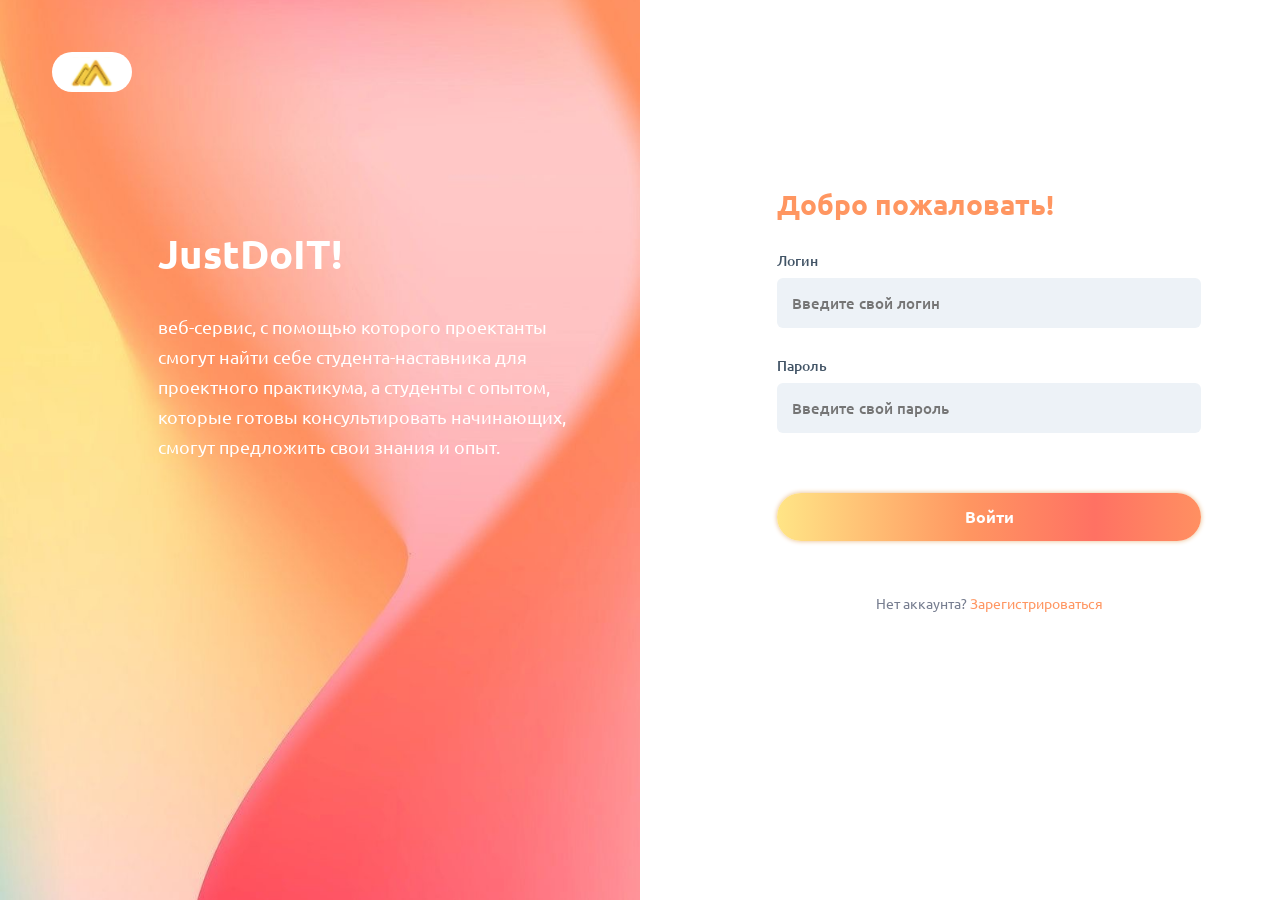
<file: templates/login.html>
<!DOCTYPE html>
<html lang="ru">
<head>
    <meta charset="UTF-8">
    <meta name="viewport" content="width=device-width, initial-scale=1.0">
    <title>JustDoIT</title>
    <link rel="stylesheet" href="/static/css/normalize.css">
    <link rel="stylesheet" href="/static/css/style.css">
    <link rel="stylesheet" href="/static/css/media.css">
    <link type="image/x-icon" href="/static/img/icon.ico?v=2" rel="icon">
    <link rel="preconnect" href="https://fonts.googleapis.com">
    <link rel="preconnect" href="https://fonts.gstatic.com" crossorigin>
    <link href="https://fonts.googleapis.com/css2?family=Ubuntu&display=swap" rel="stylesheet">
</head>
<body>
<main class="main">
    <section id="content" class="content flex">
        <div class="content__left list-reset">
            <img class="content__icon" src="/static/img/icon.svg" alt="Лого">
            <h1 class="content__left_title">JustDoIT!</h1>
            <p class="content__left_descr">
                веб-сервис, с помощью которого проектанты
                смогут найти себе студента-наставника для
                проектного практикума, а студенты с опытом,
                которые готовы консультировать начинающих,
                смогут предложить свои знания и опыт.
            </p>
        </div>

        <div class="content__right list-reset">
            <h2 class="content__right_title">Добро пожаловать!</h2>
            <div class="content__form">
                <form method="post" action="/login/">
                    <input type="hidden" name="csrfmiddlewaretoken" value="{{ csrf_token }}">
                    <div class="content__input">
                        <label class="content__form_title" for="username">Логин</label>
                        <input class="content__form_input" type="text" name="username" id="username"
                               placeholder="Введите свой логин" required>
                        <label class="content__form_title" for="password">Пароль</label>
                        <input class="content__form_input" type="password" name="password" id="password"
                               placeholder="Введите свой пароль" required>
                    </div>
                    <input class="btn btn-reset" type="submit" value="Войти">
                </form>
               
                <!-- <a href="#">
                    <svg class="google-icon" width="58" height="58" viewBox="0 0 58 58" fill="none" xmlns="http://www.w3.org/2000/svg">
                        <g filter="url(#filter0_dd_175_1893)">
                        <rect x="3" y="2" width="52" height="52" rx="26" fill="white"/>
                        </g>
                        <g clip-path="url(#clip0_175_1893)">
                        <path d="M22.1376 30.0091L21.3307 33.0215L18.3814 33.0839C17.4999 31.4491 17 29.5786 17 27.591C17 25.6689 17.4674 23.8564 18.296 22.2604H18.2966L20.9223 22.7418L22.0726 25.3518C21.8318 26.0536 21.7006 26.807 21.7006 27.591C21.7007 28.4418 21.8548 29.257 22.1376 30.0091Z"/>
                        <path d="M39.9792 25.4254C40.1123 26.1265 40.1817 26.8506 40.1817 27.5907C40.1817 28.4205 40.0945 29.23 39.9283 30.0108C39.364 32.6678 37.8897 34.9879 35.8473 36.6297L35.8466 36.6291L32.5394 36.4603L32.0714 33.5384C33.4266 32.7436 34.4857 31.4998 35.0436 30.0108H28.8456V25.4254H35.134H39.9792Z"/>
                        <path d="M35.8466 36.6294L35.8473 36.63C33.8609 38.2266 31.3376 39.1819 28.5908 39.1819C24.1767 39.1819 20.339 36.7147 18.3813 33.0839L22.1375 30.0092C23.1164 32.6216 25.6364 34.4812 28.5908 34.4812C29.8607 34.4812 31.0504 34.138 32.0713 33.5387L35.8466 36.6294Z"/>
                        <path d="M35.9894 18.6684L32.2344 21.7426C31.1779 21.0822 29.9289 20.7007 28.5909 20.7007C25.5696 20.7007 23.0024 22.6456 22.0726 25.3517L18.2967 22.2604H18.296C20.2251 18.5411 24.1112 16 28.5909 16C31.4033 16 33.982 17.0018 35.9894 18.6684Z"/>
                        </g>
                        <defs>
                        <filter id="filter0_dd_175_1893" x="0" y="0" width="58" height="58" filterUnits="userSpaceOnUse" color-interpolation-filters="sRGB">
                        <feFlood flood-opacity="0" result="BackgroundImageFix"/>
                        <feColorMatrix in="SourceAlpha" type="matrix" values="0 0 0 0 0 0 0 0 0 0 0 0 0 0 0 0 0 0 127 0" result="hardAlpha"/>
                        <feOffset dy="1"/>
                        <feGaussianBlur stdDeviation="1.5"/>
                        <feColorMatrix type="matrix" values="0 0 0 0 0.196078 0 0 0 0 0.196078 0 0 0 0 0.278431 0 0 0 0.1 0"/>
                        <feBlend mode="normal" in2="BackgroundImageFix" result="effect1_dropShadow_175_1893"/>
                        <feColorMatrix in="SourceAlpha" type="matrix" values="0 0 0 0 0 0 0 0 0 0 0 0 0 0 0 0 0 0 127 0" result="hardAlpha"/>
                        <feOffset/>
                        <feGaussianBlur stdDeviation="0.5"/>
                        <feColorMatrix type="matrix" values="0 0 0 0 0.0470588 0 0 0 0 0.101961 0 0 0 0 0.294118 0 0 0 0.2 0"/>
                        <feBlend mode="normal" in2="effect1_dropShadow_175_1893" result="effect2_dropShadow_175_1893"/>
                        <feBlend mode="normal" in="SourceGraphic" in2="effect2_dropShadow_175_1893" result="shape"/>
                        </filter>
                        <clipPath id="clip0_175_1893">
                        <rect width="23.1818" height="23.1818" fill="white" transform="translate(17 16)"/>
                        </clipPath>
                        </defs>
                    </svg>
                </a> -->

                <div class="flex content__form_link">
                    <span class="no-account">Нет аккаунта?</span>
                    &nbsp;
                    <a href="/registration/" class="to-sign-up">Зарегистрироваться</a>
                </div>
            </div>
        </div>
    </section>
</main>
</body>
</html>
</file>
<file: static/css/style.css>
html {
    box-sizing: border-box;
}

*,
*::before,
*::after {
    box-sizing: inherit;
}

a {
    color: inherit;
    text-decoration: none;
}

img {
    max-width: 100%;
}

body {
    font-family: 'Ubuntu', sans-serif;
    margin: 0 auto;
}

.list-reset {
    margin: 0;
    padding: 0;
    list-style: none;
}

.btn-reset {
    padding: 0;
    border: none;
    background-color: transparent;
    cursor: pointer;
}

.flex {
    display: flex;
}

.container {
    max-width: 1120px;
    margin: 0 auto;
}

.btn {
    margin: 30px 0;
    padding: 16px 0;
    width: 100%;
    font-weight: 700;
    font-size: 16px;
    line-height: 16px;
    text-align: center;
    color: rgba(255, 255, 255, 1);
    /* background: linear-gradient(90deg, #FFE586 0%, #FF9661 49.6%, #FF7163 80.1%, #FFC7C6 100%); */
    /* background: linear-gradient(90deg, #FFE586 0%, #FF9661 30%, #FF7163 60%, #FFC7C6 100%); */
    background: linear-gradient(90deg, #FFE586 0%, #FF9661 30%, #FF7163 50%, #FF9661 70%, #FFE586 100%);
    background-size: 150%;
    border-radius: 90px;
    box-shadow: 0 0 5px #e9b985;
    transition: background 0.3s ease-in-out;
}

.btn:focus {
    background: linear-gradient(270deg, #FFE586 0%, #FF9661 49.6%, #FF7163 80.1%, #FFC7C6 100%);
}

.btn:hover {
    /* background: linear-gradient(270deg, #FFE586 0%, #FF9661 49.6%, #FF7163 80.1%, #FFC7C6 100%); */
    background-position: 75%;
}

.btn:active {
    background: linear-gradient(270deg, #FFE586 0%, #FF9661 49.6%, #FF7163 80.1%, #FFC7C6 100%);
}

/* .logo {
    padding: 20px 52px;
    color: #000;
    background-color: #fff;
    border-radius: 90px;
} */

/* login + registration */
.content__icon {
    padding: 4px 13px;
    background-color: #fff;
    border-radius: 90px;
    width: 80px;
    height: 40px;
}

.content__left {
    padding: 52px;
    background-image: url('../img/background.jpg');
    background-size: cover;
    background-position: center;
    background-repeat: no-repeat;
    width: 50%;
    height: 100vh;
}

.content__left_title {
    margin: 0;
    padding-top: 135px;
    text-align: left;
    padding-left: 106px;
    color: #fff;
    font-weight: 700;
    font-size: 40px;
    line-height: 48px;
}

.content__left_descr {
    margin: 0;
    margin-top: 35px;
    margin-left: 106px;
    width: 420px;
    color: #fff;
    font-weight: 400;
    font-size: 18px;
    line-height: 30px;
}

.content__right {
    padding: 185px 161px 125px 137px;
    width: 50%;
}

.content__right_title {
    margin: 0;
    margin-bottom: 30px;
    font-weight: 600;
    font-size: 28px;
    line-height: 38.09px;
    color: rgba(255, 150, 97, 1);
}

.content__form {
    margin: 0;
    width: 424px;
}

.content__form_title {
    margin: 0;
    margin-bottom: 8px;
    display: block;
    font-weight: 500;
    font-size: 14px;
    line-height: 16.94px;
    color: rgba(66, 84, 102, 1);
}

.content__form_input {
    margin-bottom: 30px;
    padding-top: 15px;
    padding-bottom: 15px;
    padding-left: 15px;
    font-weight: 500;
    font-size: 15px;
    line-height: 15px;
    color: rgba(122, 130, 138, 1);
    background-color: rgba(237, 242, 247, 1);
    border: none;
    border-radius: 6px;
    width: 100%;
    transition: outline 0.3s ease-in-out;
}

.content__form_input:hover {
    outline: 2px solid rgba(255, 222, 103, 1);
}

.content__form_input:focus {
    outline: 2px solid rgba(254, 200, 0, 1);
    box-shadow: 0 0 7px rgba(254, 200, 0, 1);
}

.content__form_input:active {
    outline: 2px solid rgba(254, 200, 0, 1);
    box-shadow: 0 0 7px rgba(254, 200, 0, 1);
}

/* .content__form_select {
    margin-bottom: 30px;
    padding: 10px;
    width: 100%;
    font-weight: 500;
    font-size: 15px;
    line-height: 15px;
    color: rgba(122, 130, 138, 1);
    background-color: rgba(237, 242, 247, 1);
    border-radius: 6px;
}

.content__form_select:focus {
    outline: 2px solid rgba(255, 150, 97, 1);
    border: none;
}

.content__form_select:active {
    outline: 2px solid rgba(255, 150, 97, 1);
    border: none;
} */

/* .content__form_link {
    margin: 0;
    display: block;
    text-align: right;
    font-weight: 400;
    font-size: 12px;
    line-height: 12px;
    color: rgba(119, 126, 144, 1);
} */

.content__form_link {
    margin-top: 20px;
    display: flex;
    justify-content: center;
    font-weight: 400;
    font-size: 12px;
    line-height: 12px;
    color: rgba(119, 126, 144, 1);
}

/* .in-account, .create-account {
    margin: 0;
    display: flex;
    justify-content: center;
} */

.no-account, .existing-account {
    font-size: 14px;
    line-height: 24px;
}

.to-sign-up, .to-sign-in {
    font-size: 14px;
    line-height: 24px;
    color: rgba(255, 150, 97, 1);
    transition: color 0.3s ease-in-out;
}

.to-sign-up:focus, .to-sign-in:focus {
    color: rgba(255, 150, 97, 1);
}

.to-sign-up:hover, .to-sign-in:hover {
    color: rgba(0, 0, 0, 1);
}

.to-sign-up:active, .to-sign-in:active {
    color: rgba(255, 150, 97, 1);
}

/* .google-icon {
    display: block;
    margin: 0 auto;
    margin-top: 24px;
    fill: #FF9661;
    transition: fill 0.3s ease-in-out;
}

.google-icon:focus {
    fill: rgb(208, 77, 12);;
    outline-offset: 5px;
}

.google-icon:hover {
    fill: rgb(208, 77, 12);;
}

.google-icon:active {
    fill: rgb(208, 77, 12);;
    outline: none;
} */

.content__form_checkbox {
    margin-top: 7px;
}

.content__form_checkbox_input {
    margin: auto 0;
    margin-left: 10px;
}

#scales {
    cursor: pointer;
}

.registration-content__right {
    padding: 100px 162px 0 134px;
}

.registration-content__form_link {
    margin: 0;
    display: block;
    text-align: left;
    font-weight: 400;
    font-size: 12px;
    line-height: 12px;
    color: rgba(119, 126, 144, 1);
}

/* header */
.header__container {
    padding: 20px 0;
}

.header__icon {
    padding: 4px 13px;
    background-color: #fff;
    border-radius: 90px;
    width: 80px;
    height: 40px;
}

.header__nav {
    margin: auto auto auto 32px;
}

.header__item {
    font-weight: 700;
    font-size: 16px;
    line-height: 16px;
    color: rgba(119, 126, 144, 1);
    text-decoration: none;
    transition: color 0.3s ease-in-out;
}

.header__item:focus {
    color: rgb(53, 54, 58);
    outline: none;
}

.header__item:hover {
    color: rgb(53, 54, 58);
}

.header__item:active {
    color: rgb(0, 0, 0);
}

.header__item:not(:last-child) {
    margin-right: 32px;
}

.header__profile {
    margin: auto 0;
    margin-left: auto;
}

.profile__exit {
    margin-left: 15px;
}

.profile__avatar {
    fill: rgba(255, 229, 134, 1);
    transition: fill 0.2s ease-in-out;
}

.profile__avatar:hover {
    fill: rgba(254, 200, 0, 1);
}

.profile__exit_icon {
    fill: rgba(255, 229, 134, 1);
    stroke: rgba(255, 229, 134, 1);
    transition: fill 0.2s ease-in-out, stroke 0.2s ease-in-out;
}

.profile__exit_icon:hover {
    fill: rgba(254, 200, 0, 1);
    stroke: rgba(254, 200, 0, 1);
}

.vertical-line {
    margin: auto 0;
    margin-left: 32px;
    width: 1px;
    height: 40px;
    background-color: rgba(255, 237, 134, 1);
    display: inline-block;
}

.horizontal-line {
    margin: 0 auto;
    width: 99%;
    border: 1px solid rgba(255, 237, 134, 1);
}

/* main */

/* .body__line {
    margin: 0 auto;
    width: 99%;
    border: 1px solid rgba(230, 232, 236, 1);
} */

.description__container {
    margin-top: 50px;
}

.description__text {
    text-align: center;
    font-weight: 400;
    font-size: 17px;
    line-height: 19px;
    font-style: italic;
    text-shadow: 0 0 5px rgba(255, 237, 134, 1);
}

.cards {
    margin-top: 80px;
}

.cards__content {
    width: 99%;
    margin: 0 auto;
}

.cards__title2 {
    margin: 0;
    margin-bottom: 20px;
    text-align: center;
    font-weight: 400;
    font-size: 24px;
    line-height: 32px;
    color: rgba(0, 0, 0, 1)
}

.cards__title1 {
    margin: 0;
    text-align: center;
    font-weight: 700;
    font-size: 32px;
    line-height: 40px;
    color: rgba(0, 0, 0, 1)
}

.cards__list {
    margin-top: 50px;
}

.cards__item {
    margin: 0;
    margin-bottom: 40px;
    outline: 2px solid rgba(255, 237, 173, 1);
    border-radius: 20px;
    width: 352px;
    min-height: 459px;
    transition: outline 0.3s ease-in-out;
    transition: box-shadow 0.2s ease-in-out;
}

.cards__item:not(:last-child) {
    margin-right: 32px;
}

.cards__item:hover {
    outline: 2px solid rgba(255, 222, 103, 1);
    box-shadow: 0 0 25px rgba(255, 237, 173, 1);
}

.cards__item:focus {
    outline: 2px solid rgba(255, 237, 173, 1);
}

.cards__item:active {
    outline: 2px solid rgba(254, 200, 0, 1);
}

.cards__preview_content {
    margin: 0;
    padding: 30px 40px;
}

.cards__preview_name {
    margin: 0;
    margin-bottom: 8px;
    font-weight: 500;
    font-size: 16px;
    line-height: 24px;
    color: rgba(20, 20, 22, 1);
}

.cards__preview_descr {
    margin: 0;
    width: 249px;
    font-weight: 400;
    font-size: 12px;
    line-height: 20px;
    color: rgba(20, 20, 22, 1);
}

.cards__preview_image {
    /* margin-top: 30px;
    height: 188px; */
    border-radius: 20px 20px 0 0;
    display: flex;
    justify-content: center;
    align-items: center;
}

.cards__photo {
    max-height: 100%;
    /* height: 273px; */
    width: 352px;
    object-fit: contain;
    border-radius: 20px 20px 0 0;
}

/* .cards__photo {
    height: 220px;
    width: 220px;
    object-fit: cover;
    border-radius: 50%;
} */

/* .cards__btn {
    margin-left: auto;
}

.cards__btn, .message-btn {
    transition: fill 0.3s ease-in-out;
}

.cards__btn, .message-stroke {
    transition: stroke 0.3s ease-in-out;
}

.cards__btn:hover .message-btn {
    fill: rgba(254, 200, 0, 1);
}

.cards__btn:hover .message-stroke {
    stroke: rgba(254, 200, 0, 1);
}

.cards__btn:hover {
    fill: rgba(254, 200, 0, 1);
}

.message-btn {
    fill: #FFE586;
    stroke: #FFE586
}

.message-stroke {
    stroke: #FFE586;
} */

/* .cards__switch {
    margin-top: 40px;
    margin-left: auto;
    display: flex;
    justify-content: right;
}

.cards__switch_left {
    padding: 8px 8px 5px 8px;
    cursor: pointer;
    background-color: #fff;
    border: none;
    outline: none;
    border-radius: 50%;
    transition: background-color 0.3s ease-in-out;
    transition: outline 0.3s ease-in-out;
}

.cards__switch_right {
    margin-left: 8px;
    padding: 8px 8px 4px 8px;
    cursor: pointer;
    background-color: #fff;
    border: none;
    outline: none;
    border-radius: 50%;
    transform: rotate(180deg);
    transition: outline 0.3s ease-in-out;
}

.cards__switch_left:hover {
    outline: 1px solid rgba(177, 181, 195, 1);
}

.cards__switch_right:hover {
    outline: 1px solid rgba(177, 181, 195, 1);
} */

/* directions */
/* .directions {
    margin-top: 150px;
}

.directions__container {
    max-width: 667px;
    display: flex;
    justify-content: center;
}

.directions__item:not(:last-child) {
    margin-right: 44px;
}

.direction__item_icon, .direction__item_icon-elem {
    transition: fill 0.3s ease-in-out;
}

.direction__item_icon:hover .direction__item_icon-elem {
    fill: #fff;
}

.direction__item_icon:hover {
    fill: #FF9661;
}

.direction__item_icon-elem {
    fill: #FF9661;
}

.directions__item_name {
    margin: 0;
    margin-top: 20px;
    text-align: center;
    font-weight: 600;
    font-size: 16px;
    line-height: 24px;
    color: rgba(255, 117, 48, 1);
    transition: color 0.3s ease-in-out;
}

.directions__item_name:hover {
    color: rgb(208, 77, 12);
} */

/* questions */
.questions {
    margin-top: 100px;
    margin-bottom: 100px;
}

.questions__content {
    width: 98%;
    margin: 0 auto;
}

.questions__title2 {
    margin: 0;
    margin-bottom: 20px;
    text-align: center;
    font-weight: 400;
    font-size: 24px;
    line-height: 32px;
    color: rgba(0, 0, 0, 1)
}

.questions__title1 {
    margin: 0;
    text-align: center;
    font-weight: 700;
    font-size: 32px;
    line-height: 40px;
    color: rgba(0, 0, 0, 1)
}

.questions__list {
    margin-top: 40px;
}

.questions__item {
    display: flex;
    flex-direction: column;
    margin-bottom: 40px;
    /* width: 354px; */
    min-height: 345px;
    background-color: rgba(244, 245, 246, 1);
    border-radius: 20px;
    outline: 2px solid rgba(254, 200, 0, 1);
    cursor: pointer;
    transition: outline 0.3s ease-in-out;
    transition: box-shadow 0.2s ease-in-out;
}

.questions__item:not(:last-child) {
    margin-right: 32px;
}

.questions__item:hover {
    outline: 2px solid rgba(255, 222, 103, 1);
    box-shadow: 0 0 25px rgba(255, 237, 173, 1);
}

.questions__item_question {
    margin: 0;
    padding: 30px 25px 0 25px;
    font-weight: 400;
    font-size: 20px;
    line-height: 30px;
    color: rgba(59, 82, 102, 1);
}

.questions__item_author {
    margin-top: auto;
    padding: 0 25px;
    padding-bottom: 30px;
    width: 304px;
    height: 60px;
}

.questions__item_author_info {
    margin-left: 20px;
}

.questions__name {
    margin: 0;
    font-weight: 300;
    font-size: 20px;
    line-height: 25px;
    color: rgba(48, 70, 89, 1);
}

.questions__direction {
    margin: 0;
    font-weight: 300;
    font-size: 15px;
    line-height: 20px;
    color: rgba(85, 85, 85, 1);
}

/* search */
.search {
    margin-top: 80px;
}

.search__input {
    padding: 12px 14px;
    padding-left: 48px;
    font-weight: 400;
    font-size: 14px;
    line-height: 24px;
    color: rgba(98, 98, 100, 1);
    background-color: rgb(243, 242, 242);
    border-radius: 15px;
    box-shadow: 0 0 10px #d7d6d6;
    width: 500px;
    border: none;
}

.search__input:focus {
    outline: 2px solid rgb(204, 204, 206);
}

.search__form {
    position: relative;
}

.search__icon {
    position: absolute;
    top: 50%;
    left: 16px;
    width: 20px;
    height: 20px;
    transform: translateY(-50%);
}


input[type="checkbox"] {
    appearance: none;
    border: 2px solid #ccc;
    width: 20px;
    height: 20px;
    border-radius: 5px;
}

input[type="checkbox"]:checked {
    background-color: rgba(255, 237, 173, 1);
    border-color: rgba(255, 237, 173, 1);
}

/* filter */
.filter {
    margin-left: 68px;
    padding: 14px 17px;
    background-color: rgba(255, 150, 97, 1);
    border-radius: 10px;
    box-shadow: 3px 2px 5px rgb(235, 196, 177);;
    border: none;
    cursor: pointer;
    transition: background-color 0.3s ease-in-out;
}

.filter:hover {
    background-color: rgb(252, 105, 32);
}

.filter:focus {
    background-color: rgb(252, 105, 32);
}

.filter:active {
    background-color: rgb(189, 76, 20);
}

.popup {
    display: none;
    position: fixed;
    z-index: 1;
    left: 0;
    right: 0;
    width: 100%;
    height: 100%;
    overflow: auto;
    /* background-color: rgba(0, 0, 0, 0.4); */
}

.close {
    margin: auto 0;
    color: #aaa;
    font-size: 28px;
    font-weight: bold;
    margin-left: auto;
    transition: color 0.3s ease-in-out;
}

.close:hover,
.close.focus {
    color: rgb(252, 105, 32);
    text-decoration: none;
    cursor: pointer;
}

.popup__header {
    margin: 0;
    display: flex;
    font-weight: 600;
    font-size: 14px;
    line-height: 20px;
    color: rgba(255, 212, 55, 1);
}

.popup__content {
    position: relative;
    background-color: #fefefe;
    margin: auto;
    margin-left: 850px;
    padding: 14px 25px;
    border: 1px solid #888;
    border-radius: 5px;
    width: 263px;
    box-shadow: 0 4px 8px 0 rgba(0, 0, 0, 0.2), 0 6px 20px 0 rgba(0, 0, 0, 0.19);
    animation-name: animatetop;
    animation-duration: 0.4s;
}

.popup__line {
    margin: 0 auto;
    width: 100%;
    border: 1px solid rgba(217, 218, 219, 1);
}

.popup__btn {
    margin: 30px auto;
    padding: 5px 7px;
    display: block;
    font-weight: 400;
    font-size: 14px;
    line-height: 24px;
    width: 140px;
}

.popup__list {
    margin-top: 25px;
}

.popup__item:not(:last-child) {
    margin-bottom: 15px;
}

.popup__item:last-child {
    margin-bottom: 30px;
}

.filter__name {
    margin: 0;
    margin-left: 10px;
    font-weight: 400;
    font-size: 14px;
    line-height: 20px;
    color: rgba(75, 81, 87, 1);
}

.filter__count {
    margin: 0;
    margin-left: auto;
    font-weight: 400;
    font-size: 12px;
    line-height: 15px;
    color: rgba(147, 150, 153, 1);
}

.popup__text {
    margin: 0;
    margin-top: 20px;
    font-weight: 400;
    font-size: 12px;
    line-height: 15px;
    color: rgba(147, 150, 153, 1);
}

@keyframes animatetop {
    from {
        top: -300px;
        opacity: 0;
    }
    to {
        top: 0;
        opacity: 1;
    }
}

/* tutor-cards */
.tutor_cards {
    margin-bottom: 80px;
}

.tutor_cards__list {
    margin-top: 50px;
    flex-wrap: wrap;
}

.tutor_cards__item {
    margin: 0;
    margin-right: 32px;
    outline: 2px solid rgba(255, 237, 173, 1);
    border-radius: 20px;
    width: 255px;
    min-height: 383px;
    transition: outline 0.1s ease-in-out;
    transition: box-shadow 0.2s ease-in-out;
}

.tutor_cards__item:nth-child(4n) {
    margin-right: 0;
}

.tutor_cards__item:nth-child(-n+8) {
    margin-bottom: 80px;
}

.tutor_cards__item:hover {
    outline: 2px solid rgba(255, 222, 103, 1);
    box-shadow: 0 0 25px rgba(255, 237, 173, 1);;
}

.tutor_cards__preview_content {
    margin: 0;
    padding: 40px 10px;
    padding-top: 23px;
}

.tutor_cards__preview_name {
    margin: 0;
    margin-bottom: 20px;
    padding-top: 17px;
    font-weight: 500;
    font-size: 16px;
    line-height: 24px;
    color: rgba(20, 20, 22, 1);
}

.tutor_cards__preview_descr {
    margin: 0;
    width: 219px;
    font-weight: 400;
    font-size: 12px;
    line-height: 20px;
    color: rgba(20, 20, 22, 1);
}

.tutor_cards__preview_image {
    /* margin-top: 25px;
    height: 188px; */
    border-radius: 20px 20px 0 0;
    display: flex;
    justify-content: center;
    align-items: center;

    /* width: 255px; */
}

.tutor_cards__photo {
    /* width: 200px;
    height: 200px;
    object-fit: cover;
    border-radius: 50%; */
    width: 255px;
    height: 188px;
    border-radius: 20px 20px 0 0;
    object-fit: cover;
}

/* .tutor_cards__btn {
    display: block;
    margin: 0 auto;
    margin-top: 100px;
    margin-bottom: 130px;
    width: 322px;
} */

.notice-btn {
    margin: auto 0 auto auto;
    border-radius: 50%;
    fill: #FF9661;
    cursor: pointer;
    transition: fill 0.2s ease-in-out;
}

.notice-btn:hover {
    fill: rgb(208, 77, 12);;
}

.card {
    cursor: pointer;
}

.front,
.back {
    overflow: hidden;
    backface-visibility: hidden;
    position: absolute;
    transition: transform 0.5s linear;
}

.front {
    transform: perspective(600px) rotateY(0deg);
}

.back {
    transform: perspective(600px) rotateY(180deg);
    background-color: #ffe585;
    border-radius: 20px;
    position: relative;
    width: 100%;
    height: 100%;
}

.back-content {
    color: rgba(24, 33, 53, 1);
    text-align: center;
    padding: 21px 18px;
}

.card:hover > .front {
    transform: perspective(600px) rotateY(-180deg);
}

.card:hover > .back {
    transform: perspective(600px) rotateY(0deg);
}

/* questions-list */
.questions-list {
    margin-top: 80px;
}

.questions-list__write {
    margin-top: 80px;
}

.questions-list__write_title {
    margin: 0;
    font-weight: 600;
    font-size: 24px;
    line-height: 32px;
    color: rgba(35, 38, 47, 1);
}

.questions-list__write_form {
    margin-top: 40px;
    padding: 24px;
    height: 80px;
    width: 1000px;
    position: relative;
    outline: 2px solid rgba(255, 229, 134, 1);
    border-radius: 15px;
    box-shadow: 0 0 7px rgba(254, 200, 0, 1);
}

.questions-list__write_form input {
    flex-grow: 1;
    border: none;
    outline: none;
    font-weight: 400;
    font-size: 16px;
    line-height: 24px;
    color: rgba(98, 98, 100, 1);
}

.questions-list__write_form button {
    margin: 0 auto;
    margin-left: 24px;
    padding: 0;
    width: 150px;
    font-weight: 700;
    font-size: 16px;
    line-height: 16px;
    color: rgba(252, 252, 253, 1);
}

.questions-block {
    margin-top: 100px;
    position: relative;
}

.questions-block:not(:last-child) {
    margin-bottom: 80px;
}

.questions-block:last-child {
    margin-bottom: 50px;
}

.questions-block__datatime {
    margin: 0;
    position: absolute;
    right: 0;
    color: rgba(119, 126, 144, 1);
}

.questions-block__avatar {
    border-radius: 50%;
    margin-top: 0;
    width: 65px;
    height: 65px;
}

.questions-block__title {
    margin-left: 20px;
}

.questions-block__name {
    margin: 0;
    font-weight: 600;
    font-size: 20px;
    line-height: 28px;
    color: rgba(54, 57, 64, 1);
    font-style: italic;
    cursor: pointer;
}

.questions-block__theme {
    margin: 0;
    margin-top: 20px;
    font-weight: 600;
    font-size: 24px;
    line-height: 25px;
    width: 900px;
    color: #363940;
}

.questions-block__descr {
    margin: 0;
    margin-top: 20px;
    font-weight: 400;
    font-size: 20px;
    line-height: 25px;
    width: 900px;
    color: rgba(54, 57, 64, 1);
}

.questions-block__review {
    margin-top: 110px;
}

.questions-block__review_like_image {
    cursor: pointer;
}

.questions-block__review_like_count {
    margin-left: 10px;
}

.questions-block__review_comment {
    margin: auto 0;
    margin-left: auto;
    font-weight: bold;
    font-size: 20px;
    line-height: 20px;
    color: rgba(0, 0, 0, 1);
}

.questions-block__review_comment_count {
    margin: auto 0;
    font-weight: bold;
    font-size: 18px;
}

.questions__btn {
    width: 180px;
}

.questions__btn_image {
    vertical-align: middle;
    margin-left: 10px;
}

.comment-text {
    display: block;
    margin-left: auto;
    text-align: right;
    color: rgba(0, 0, 0, 1);
    cursor: pointer;
    transition: color 0.2s ease-in-out;
}

.comment-text:hover {
    color: rgba(66, 84, 102, 1);
}

.comment-text:focus {
    color: rgba(255, 150, 97, 1);
}

.comment-text:active {
    color: rgba(255, 150, 97, 1);
}

.hidden {
    display: none;
    margin-top: 30px;
}

.comment__list_title {
    margin: 0;
    margin-bottom: 32px;
    font-weight: 600;
    font-size: 24px;
    line-height: 32px;
    color: rgba(35, 38, 47, 1);
    text-align: center;
}

.comment__item {
    width: 925px;
    position: relative;
}

.comment__item:not(:last-child) {
    margin-bottom: 60px;
}

.comment__item:last-child {
    margin-bottom: 32px;
}

.comment__item__datatime {
    margin: 0;
    position: absolute;
    right: 0;
    font-weight: 400;
    font-size: 14px;
    color: rgba(119, 126, 144, 1);
}

.comment__item_avatar {
    width: 48px;
    height: 48px;
    cursor: pointer;
}

.comment__item_content {
    margin-left: 20px;
}

.comment__item_name {
    margin: 0;
    margin-bottom: 5px;
    font-weight: 500;
    font-size: 14px;
    line-height: 24px;
    color: rgba(20, 20, 22, 1);
    cursor: pointer;
}

.comment__item_descr {
    margin: 0;
    margin-bottom: 8px;
    font-weight: 400;
    font-size: 14px;
    line-height: 24px;
    color: rgba(53, 57, 69, 1);
}

.comment__like_count {
    margin: auto 0;
    margin-left: 10px;
    font-weight: normal;
}

/* notices */
.notices__container {
    max-width: 925px;
    margin-bottom: 100px;
}

.notices__title {
    margin: 0;
    margin-top: 100px;
    font-weight: 600;
    font-size: 24px;
    line-height: 32px;
    color: rgba(35, 38, 47, 1);
    text-align: center;
}

.notices__item {
    margin-top: 32px;
    padding: 20px;
}

.notices__item_avatar {
    margin: 0;
    width: 50px;
    height: 50px;
    border-radius: 50%;
}

.notices__item_content {
    margin-left: 20px;
    margin-right: auto;
    width: 50%;
    flex-basis: auto;
    cursor: pointer;
}

.notices__item__name {
    display: inline;
    margin: 0;
    font-weight: 700;
    font-size: 16px;
    line-height: 24px;
    color: rgba(20, 20, 22, 1);
}

.notices__item__descr {
    margin: 0;
    margin-top: 5px;
    font-weight: 500;
    font-size: 14px;
    line-height: 24px;
    color: rgba(20, 20, 22, 1);
    transition: color 0.3s;
}

.notices__item__descr:focus {
    color: #000;
}

.notices__item__descr:hover {
    color: #6e6e6e;
}

.notices__item__descr:active {
    color: #000;
}

.notices__item_btns {
    margin: 0;
    margin-top: 8px;
    font-weight: 600;
    font-size: 12px;
    line-height: 20px;
}

.notice_accept {
    margin: 0;
    margin-right: 30px;
    padding: 15px 16px;
    min-width: 150px;
    text-align: center;
    font-weight: 500;
    font-size: 14px;
    line-height: 24px;
    outline: 2px solid #C3EEB3;
    border-radius: 16px;
    color: #C3EEB3;
    transition: background-color 0.3s, color 0.3s;
    background-color: transparent;
    border: none;
}

.appclication_accept {
    margin-top: 20px;
    margin-right: 30px;
    padding: 15px 16px;
    min-width: 150px;
    text-align: center;
    font-weight: 500;
    font-size: 14px;
    line-height: 24px;
    outline: 2px solid #C3EEB3;
    border-radius: 16px;
    color: #C3EEB3;
    transition: background-color 0.3s, color 0.3s;
    background-color: transparent;
    border: none;
}

.appclication_accept:hover {
    background-color: #C3EEB3;
    color: #fff;
}

.notice_accept:hover {
    background-color: #C3EEB3;
    color: #fff;
}

.notice_reject {
    margin: 0;
    margin-right: 30px;
    padding: 15px 16px;
    min-width: 150px;
    text-align: center;
    font-weight: 500;
    font-size: 14px;
    line-height: 24px;
    outline: 2px solid #FFA5A4;
    border-radius: 16px;
    color: #FFA5A4;
    transition: background-color 0.3s, color 0.3s;
    background-color: transparent;
    border: none;
}

.notice_reject:hover {
    background-color: #FFA5A4;
    color: #fff;
}

.notices__item_btns-accept {
    margin: 0;
    margin-top: 10px;
    color: #C3EEB3;
    transition: color 0.2s ease-in-out;
}

.notices__item_btns-accept:focus {
    color: rgb(37, 84, 20);
    outline: none;
}

.notices__item_btns-accept:hover {
    color: rgb(100, 228, 54);;
}

.notices__item_btns-accept:active {
    color: rgb(37, 84, 20);
}

.notices__item_btns-reject {
    margin-left: 15px;
    color: rgba(255, 165, 164, 1);
    transition: color 0.2s ease-in-out;
}

.notices__item_btns-reject:focus {
    color: rgb(122, 37, 35);
    outline: none;
}

.notices__item_btns-reject:hover {
    color: rgb(216, 68, 65);
}

.notices__item_btns-reject:active {
    color: rgb(122, 37, 35);
}

.notices__form {
    margin-top: 6px;
    margin-left: auto;
    width: auto;
}

.notices__input {
    padding: 12px 16px;
    font-weight: 500;
    font-size: 14px;
    line-height: 24px;
    color: #000;
    border: 2px solid #E6E8EC;
    border-radius: 16px;
    box-shadow: 0 0 10px #d7d6d6;
    width: 100%;
}

.notices__input_stars {
    margin-top: 15px;
    padding: 0px 130px;
    border: 2px solid #FFE586;
    border-radius: 16px;
    width: 100%;
}

.notices__input:focus {
    outline: 2px solid rgba(119, 126, 144, 1);
}

.notices__input_comment {
    margin-top: 15px;
    padding: 8px 16px;
    font-weight: 500;
    font-size: 14px;
    line-height: 24px;
    color: rgba(119, 126, 144, 1);
    background-color: rgb(243, 242, 242);
    border-radius: 12px;
    box-shadow: 0 0 10px #d7d6d6;
    width: 75%;
    border: none;
}

.notices__input_comment:focus {
    outline: 2px solid rgba(119, 126, 144, 1);
}

.notices__form_btn {
    margin: 0;
    margin-top: 16px;
    padding: 0 100px;
    font-weight: 400;
    font-size: 16px;
    line-height: 24px;
    color: rgba(119, 126, 144, 1);
    width: 100%;
    border: none;
    border-radius: 16px;
    background-color: #fff;
    outline: 2px solid rgba(255, 229, 134, 1);
    transition: outline 0.3s ease-in-out;
    transition: background-color 0.1s ease-in-out;
}

.notices__form_btn:focus {
    background-color: rgba(255, 229, 134, 1);
    outline: 2px solid rgba(254, 200, 0, 1);
}

.notices__form_btn:hover {
    outline: 2px solid rgba(254, 200, 0, 1);
}

.notices__form_btn:active {
    background-color: rgba(255, 229, 134, 1);
    outline: 2px solid rgba(254, 200, 0, 1);
}

.notices__status_accepted {
    display: flex;
    justify-content: center;
    align-items: center;
    margin-right: 20px;
    padding: 12px 16px;
    font-weight: 500;
    font-size: 14px;
    line-height: 24px;
    border-radius: 12px;
    width: 150px;
    color: rgb(144, 229, 115);
    outline: 2px solid rgba(195, 238, 179, 1);
}


.notices__comment {
    margin: auto 0;
    margin-top: 15px;
    padding: 10px;
    background-color: rgb(243, 242, 242);
    border-radius: 10px;
    width: 75%;
}

.notices__link {
    width: 150px;
    margin: auto 20px auto 0;
    padding: 10px;
    background-color: rgb(243, 242, 242);
    border-radius: 10px;
}

.notices__status_rejected {
    display: flex;
    justify-content: center;
    align-items: center;
    margin-right: 20px;
    padding: 12px 16px;
    font-weight: 500;
    font-size: 14px;
    line-height: 24px;
    border-radius: 12px;
    width: 150px;
    color: rgb(255, 133, 132);
    outline: 2px solid rgba(255, 165, 164, 1);
}

.notices__status_reviewed {
    display: flex;
    justify-content: center;
    align-items: center;
    margin-right: 20px;
    padding: 12px 16px;
    font-weight: 500;
    font-size: 14px;
    line-height: 24px;
    border-radius: 12px;
    width: 150px;
    color: rgb(236, 205, 87);
    outline: 2px solid rgba(255, 229, 134, 1);
}

/* notifications */
.notifications-counter {
    vertical-align: top;
    padding: 3px 5px;
    background-color: #FF9661;
    color: #fff;
    border-radius: 50%;
}

/* application_form */
.application-form__container {
    max-width: 845px !important;
    margin: 0 auto;
    margin-bottom: 100px;
}

.application-form__content {
    margin-top: 60px;
}

.application-form__title {
    margin: 0;
    font-weight: 600;
    font-size: 24px;
    line-height: 32px;
    color: #23262F;
}

.application-form__form {
    margin-top: 50px;
}

.application-form__data:not(:last-child) {
    margin-bottom: 32px;
    position: relative;
}

.application-form__input {
    padding-top: 12px;
    padding-bottom: 12px;
    padding-left: 16px;
    font-weight: 500;
    font-size: 14px;
    line-height: 24px;
    color: rgba(119, 126, 144, 1);
    background-color: rgba(252, 252, 253, 1);
    border: none;
    outline: 2px solid rgba(230, 232, 236, 1);
    border-radius: 12px;
    color: #000;
    width: 100%;
}

.application-form__input__big {
    padding-top: 12px;
    padding-bottom: 12px;
    padding-left: 16px;
    font-weight: 500;
    font-size: 14px;
    line-height: 24px;
    color: rgba(119, 126, 144, 1);
    background-color: rgba(252, 252, 253, 1);
    border: none;
    outline: 2px solid rgba(230, 232, 236, 1);
    border-radius: 12px;
    color: #000;
    width: 100%;
}

.application-form__input_file {
    padding-left: 75px;
}

.application-form__attachment {
    position: absolute;
    padding: 10px;
}

.application-form__label {
    margin: 0;
    margin-bottom: 10px;
    display: block;
    font-weight: 700;
    font-size: 12px;
    line-height: 12px;
    color: rgb(136, 141, 150);
    text-transform: uppercase;
}

.application-form__label__type {
    margin: 0;
    margin-bottom: 10px;
    display: block;
    font-weight: 700;
    font-size: 14px;
    line-height: 12px;
    color: rgb(28, 32, 33);
    text-transform: uppercase;
}

.application-form__checkbox_text {
    margin: 0;
    margin-left: 15px;
    font-weight: 400;
    font-size: 15px;
    line-height: 20px;
    color: #4B5157;
}

.application-form__question {
    margin-top: 50px;
    padding: 24px;
    height: 80px;
    width: 925px;
    position: relative;
    outline: 2px solid rgba(255, 229, 134, 1);
    border-radius: 15px;
    box-shadow: 0 0 7px rgba(254, 200, 0, 1);
}

.application-form__question input {
    flex-grow: 1;
    border: none;
    outline: none;
    font-weight: 400;
    font-size: 16px;
    line-height: 24px;
    color: rgba(98, 98, 100, 1);
}

.application-form__question button {
    margin: 0 auto;
    margin-left: 24px;
    padding: 0;
    width: 150px;
    font-weight: 700;
    font-size: 16px;
    line-height: 16px;
    color: rgba(252, 252, 253, 1);
}

/* application */
.application__title {
    margin: 0;
    margin-bottom: 30px;
    font-weight: 700;
    font-size: 32px;
    line-height: 40px;
    color: #182135;
}

.application__content {
    margin-top: 30px;
    width: 480px;
}

.application__text {
    margin: 0;
    margin-bottom: 30px;
    font-weight: 400;
    font-size: 24px;
    line-height: 40px;
    color: #182135;
}

.application__label {
    margin: 0;
    margin-bottom: 10px;
    display: block;
    font-weight: 700;
    font-size: 12px;
    line-height: 12px;
    color: rgba(177, 181, 195, 1);
    text-transform: uppercase;
}

.application__input {
    padding-top: 12px;
    padding-bottom: 12px;
    padding-left: 16px;
    font-weight: 500;
    font-size: 14px;
    line-height: 24px;
    color: rgba(119, 126, 144, 1);
    background-color: rgba(252, 252, 253, 1);
    border: none;
    outline: 2px solid rgba(230, 232, 236, 1);
    border-radius: 12px;
    color: #000;
    width: 100%;
}

.application__input_file {
    padding-left: 75px;
}

.application__attachment {
    position: absolute;
    padding: 10px;
}

.application__btn {
    margin: 60px 0;
    padding: 15px 10px;
    width: 150px;
}

.application__btn_image {
    vertical-align: middle;
    margin-left: 10px;
}

.application__btn_send {
    display: block;
    margin: 0 auto;
    margin-top: 100px;
    padding: 15px 10px;
    width: 150px;
}

/* user */
.user__content {
    margin-top: 80px;
}

.user__image {
    /*width: 255px;*/
    /*height: 188px;*/
    /*outline: 2px solid rgba(255, 150, 97, 1);*/
    /*border-radius: 20px 20px 0 0;*/
    /*max-width: 100%;*/
    /*max-height: 100%;*/
    /*object-fit: contain;*/
    /* width: 255px;
    height: 255px;
    border-radius: 50%;
    object-fit: cover; */
    width: 255px;
    height: 188px;
    outline: 2px solid rgba(255, 150, 97, 1);
    border-radius: 20px 20px 0 0;
    object-fit: cover;
}

.user__avatar {
    width: 40%;
}

.user__avatar_input {
    margin-top: 20px;
}

.avatar-button {
    margin-top: 10px;
    padding: 13px 0;
    width: 255px;
}

.user__info {
    margin-left: 128px;
    width: 100%;
}

.user__form {
    margin-top: 20px;
}

.user__form_info {
    margin: 0;
    margin-bottom: 32px;
    font-weight: 500;
    font-size: 16px;
    line-height: 24px;
    color: rgba(35, 38, 47, 1);
}

.user__data:not(:last-child) {
    margin-bottom: 32px;
}

.user__data:last-child {
    margin-bottom: 50px;
}

.user__data_right {
    margin-left: 20px;
}

.user__data input {
    color: #000;
}

.user__form_data {
    margin: 0;
    padding: 12px 16px;
    border: 2px solid #E6E8EC;
    border-radius: 12px;
    min-width: 300px;
}

.user__form_data_link {
    color: #0069c2;
    margin: 0;
    padding: 12px 16px;
    border: 2px solid #E6E8EC;
    border-radius: 12px;
    min-width: 300px;
}

.user__form_data_link_notifications {
    color: #0069c2;
    margin: auto 40px auto 0;
    padding: 10px;
    min-width: 300px;
}


.user__name {
    margin: 0;
    font-weight: 700;
    font-size: 48px;
    line-height: 56px;
    color: rgba(35, 38, 47, 1);
}

.user__form_input {
    /* margin-bottom: 30px; */
    padding-top: 12px;
    padding-bottom: 12px;
    padding-left: 16px;
    font-weight: 500;
    font-size: 14px;
    line-height: 24px;
    color: rgba(119, 126, 144, 1);
    background-color: rgba(252, 252, 253, 1);
    border: none;
    outline: 2px solid rgba(230, 232, 236, 1);
    border-radius: 12px;
    width: 100%;
}

.user__form_title {
    margin: 0;
    margin-bottom: 8px;
    display: block;
    font-weight: 700;
    font-size: 12px;
    line-height: 12px;
    color: rgba(177, 181, 195, 1);
    text-transform: uppercase;
}

.user__form_projects {
    margin: 0;
    margin-bottom: 25px;
    font-weight: 500;
    font-size: 16px;
    line-height: 24px;
    color: rgba(35, 38, 47, 1);
}

.user__form_select {
    margin-bottom: 30px;
    padding: 10px;
    width: 100%;
    font-weight: 500;
    font-size: 15px;
    line-height: 15px;
    color: rgba(122, 130, 138, 1);
    background-color: rgba(252, 252, 253, 1);
    border-radius: 6px;
    outline: 2px solid rgba(230, 232, 236, 1);
}

.user__form_select:focus {
    outline: 2px solid rgb(190, 192, 195);
    border: none;
}

.user__form_select:active {
    outline: 2px solid rgb(190, 192, 195);
    border: none;
}

.user__input_timetable-title {
    margin: 0;
    margin-top: 48px;
    font-weight: 500;
    font-size: 16px;
    line-height: 24px;
    color: rgba(35, 38, 47, 1);
}

.user__input_timetable {
    margin-top: 30px;
    margin-bottom: 35px;
    font-weight: 700;
    font-size: 10px;
    line-height: 16px;
    color: rgba(0, 0, 0, 1);
    background-color: rgba(246, 246, 246, 1);
    border-collapse: collapse;
}

.timetable__head_cell {
    width: 92px;
    height: 43px;
    border: 1px solid rgba(255, 229, 134, 1);
    text-align: center;
}

.timetable__body_cell-time {
    width: 90px;
    height: 30px;
    border: 1px solid rgba(255, 229, 134, 1);
    text-align: center;
}

.timetable__body_cell {
    padding: 0;
    width: 90px;
    height: 30px;
    border: 1px solid rgba(255, 229, 134, 1);
    text-align: center;
    cursor: pointer;
}

.timetable__body_cell:hover {
    outline: 2px solid rgba(79, 153, 52, 1);
}

#timetable__body_cell-input {
    margin: 0;
    margin-top: 4.5px;
    border: 0;
    border-radius: 0;
    width: 100%;
    height: 100%;
    cursor: pointer;
}

#timetable__body_cell-input[type="checkbox"]:checked {
    background-color: rgba(195, 238, 179, 1);
    border-color: rgba(195, 238, 179, 1);
}

.cell_highlighted {
    background-color: rgba(195, 238, 179, 1);
}

.timetable_text {
    margin: 0;
    margin-bottom: 35px;
    font-weight: 500;
    font-size: 16px;
    line-height: 24px;
    color: rgba(35, 38, 47, 1);
}

.user__input_timetable-bottom {
    margin-bottom: 100px;
    display: none;
}

.user__input_timetable-btn {
    margin: 0;
    display: flex;
    justify-content: center;
    align-items: center;
    width: 235px;
    height: 48px;
    font-weight: 700;
    font-size: 16px;
    line-height: 16px;
}

.user__input_timetable-input {
    margin: auto 0;
    margin-left: 40px;
    padding: 12px 16px;
    width: 358px;
    height: 48px;
    font-weight: 500;
    font-size: 14px;
    line-height: 24px;
    color: rgba(119, 126, 144, 1);
    background-color: rgb(243, 242, 242);
    border-radius: 12px;
    box-shadow: 0 0 10px #d7d6d6;
    border: none;
}

.user__input_timetable-input:focus {
    outline: 2px solid rgba(119, 126, 144, 1);
}

.user__btn {
    width: 256px;
}

.user__btn__index {
    width: 256px;
    margin-left: 39%;
    margin-right: 50%;
}

.user__area {
    margin-top: 25px;
}

.user_item:not(:last-child) {
    margin-bottom: 15px;
}

/* .user_item:last-child {
    margin-bottom: 48px;
} */

/* slider */
.swiper-button-prev::after,
.swiper-button-next::after {
    content: '';
}

.swiper-button-next,
.swiper-button-prev {
    width: initial;
    height: initial;
    font-size: 3rem;
    position: absolute;
    margin-top: 125px;
    color: rgba(255, 237, 173, 1);
    transition: color 0.2s ease-in-out;
}

.swiper-button-next:hover,
.swiper-button-prev:hover {
    color: rgba(254, 200, 0, 1);
}

.swiper-button-prev {
    left: 0;
    margin-left: 125px;
}

.swiper-button-next {
    right: 0;
    margin-right: 125px;
}

.swiper-pagination {
    position: initial;
    margin: 0 auto;
}

.swiper-pagination-bullet {
    /* background-color: rgba(225, 229, 238, 1); */
    background-color: rgba(255, 229, 134, 1);
    opacity: 1;
}

.swiper-pagination-bullet-active {
    /* background-color: rgba(20, 20, 22, 1); */
    background-color: rgba(254, 200, 0, 1);
}

.swiper-questions-button-prev::after,
.swiper-questions-button-next::after {
    content: '';
}

.swiper-questions-button-prev,
.swiper-questions-button-next {
    width: initial;
    height: initial;
    font-size: 3rem;
    color: rgba(255, 237, 173, 1);
    cursor: pointer;
    position: absolute;
    margin-top: -250px;
    transition: color 0.2s ease-in-out;
}

.swiper-questions-button-prev:hover,
.swiper-questions-button-next:hover {
    color: rgba(254, 200, 0, 1);
}

.swiper-questions-button-prev {
    left: 0;
    margin-left: 100px;
}

.swiper-questions-button-next {
    right: 0;
    margin-right: 100px;
}

.swiper-pagination-questions {
    margin: 0 auto;
}

/* .swiper-pagination-questions-bullet {
    background-color: rgba(20, 20, 22, 1);
    opacity: 1;
}

.swiper-pagination-questions-bullet-active {
    background-color: rgba(20, 20, 22, 1);
} */

.heart {
    position: absolute;
    color: red;
    font-size: 20px;
}

.registration-content__invalid_input {
    margin-bottom: 5px;
    display: block;
    text-align: left;
    font-weight: 400;
    font-size: 12px;
    line-height: 12px;
    color: rgb(252, 59, 59);
}

.comment__item_avatar {
    border-radius: 50%;
    width: 48px;
    height: 48px;
}

.timetable__body_cell_unavailable {
    padding: 0;
    width: 90px;
    height: 30px;
    border: 1px solid rgba(255, 229, 134, 1);
    text-align: center;
    background-color: rgba(255, 201, 201, 0.81);
}

.timetable__body_cell_occupied {
    padding: 0;
    width: 90px;
    height: 30px;
    border: 1px solid rgba(255, 229, 134, 1);
    text-align: center;
    background-color: #fce5af;
}

.btn_more {
    display: flex;
    justify-content: center;
    align-items: center;
    margin: 0 auto;
    width: 322px;
}
</file>
<file: static/css/media.css>
@media (min-width: 1401px) {
    /* .container {
        max-width: 1000px;
    } */

    /* .cards__preview_content {
        padding: 30px 35px;
    } */

    /* .cards__preview_image {
        height: auto;
    } */

    /* .cards__item {
        min-height: 425px;
    } */

    /* .questions__item {
        min-height: 300px;
    } */

    .questions__item_author {
        padding: 0 15px;
        padding-bottom: 30px;
    }

    .questions_block__name {
        font-size: 18px;
    }

    .questions_block__descr {
        font-size: 20px;
        width: 800px;
    }

    .questions_block__review_comment {
        font-size: 18px;
    }

    .questions_block__review {
        margin-top: 85px;
    }

    .tutor_cards__container {
        max-width: 1116px;
    }

    /* .content__left {
        padding: 50px;
    } */

    /* .content__right {
        padding: 80px 0 20px 125px;
    } */

    .content__left_title {
        font-size: 35px;
    }

    .content__left_descr {
        font-size: 17px;
    }

    .content__form_input {
        margin-bottom: 15px;
    }
    
    .registration-content__form_link {
        margin-bottom: 30px;
    }

    .content__right_title {
        font-size: 25px;
    }

    /* .content__form_link-extra {
        margin-top: 20px;
    } */

    .google-icon {
        margin-top: 15px;
    }

    /* .swiper-button-prev {
        margin-left: 200px;
    }
    
    .swiper-button-next {
        margin-right: 200px;
    }

    .swiper-button-next,
    .swiper-button-prev {
        margin-top: 125px;
    } */

    .swiper-questions-button-prev {
        margin-left: 200px;
    }

    .swiper-questions-button-next {
        margin-right: 200px;
    }

    .questions_list__write_title {
        font-size: 20px;
    }

    .questions_list__write_form {
        width: 900px;
    }
}
</file>
